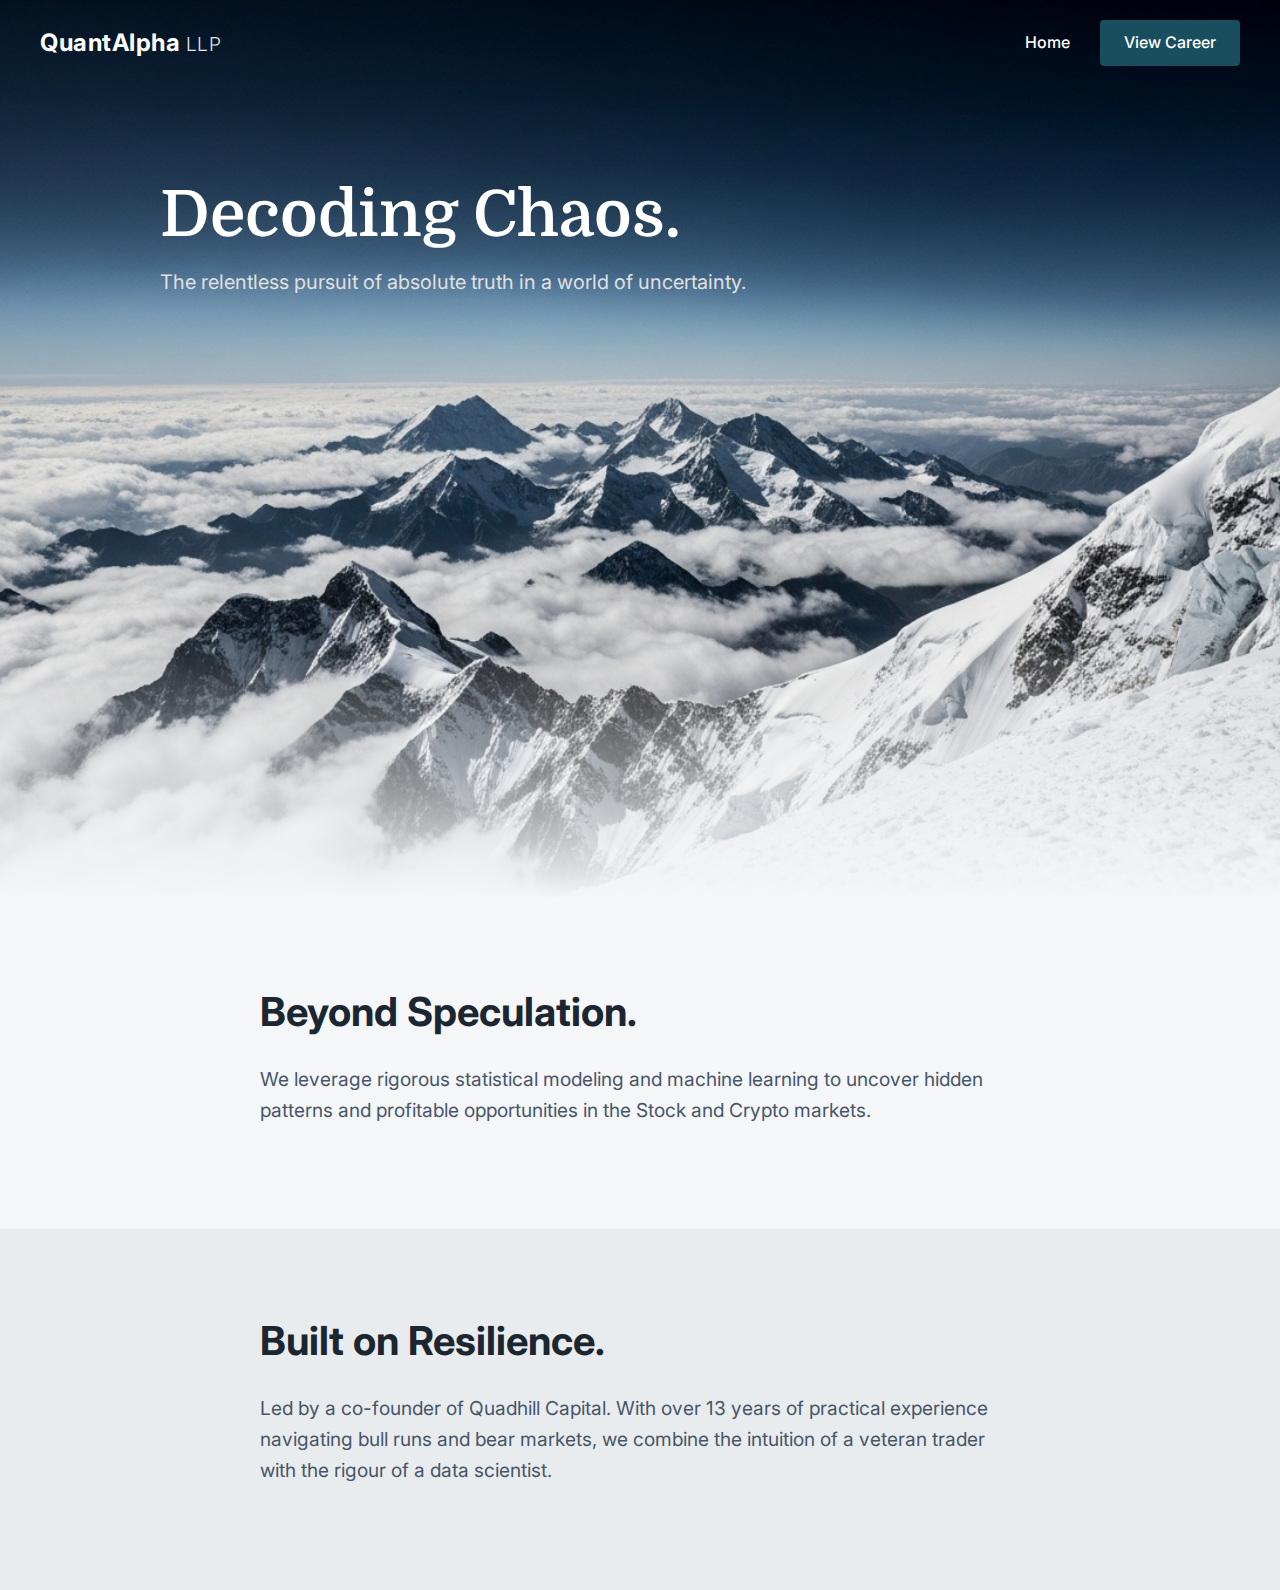
<file: index.html>
<!DOCTYPE html>
<html lang="en">

<head>
    <meta charset="UTF-8">
    <meta name="viewport" content="width=device-width, initial-scale=1.0">
    <title>QuantAlpha LLP | Market Wisdom, Encoded</title>
    <link rel="stylesheet" href="styles.css">
</head>

<body>

    <!-- SECTION A: THE HERO -->
    <header class="hero">
        <div class="hero-background">
            <img src="assets/mountain.jpeg" alt="Mountain Range" class="hero-image">
        </div>
        <div class="hero-fade"></div>

        <!-- HEADER NAVIGATION -->
        <nav class="header-nav">
            <div class="logo">QuantAlpha <span class="logo-suffix">LLP</span></div>

            <!-- The 3-Line Icon (Hidden on Desktop, Visible on Mobile) -->
            <div class="hamburger" id="hamburger-btn">
                <span class="bar"></span>
                <span class="bar"></span>
                <span class="bar"></span>
            </div>

            <!-- The Links -->
            <div class="nav-links" id="nav-menu">
                <a href="index.html" class="nav-text-link">Home</a>
                <a href="careers.html" class="btn-career">View Career</a>
            </div>
        </nav>

        <div class="container hero-content">
            <h1 class="hero-title">Decoding Chaos.</h1>
            <p class="hero-subtitle">The relentless pursuit of absolute truth in a world of uncertainty.</p>
        </div>
    </header>

    <!-- SECTION B: THE FIRM -->
    <section class="firm-section">
        <div class="container firm-content">
            <h2 class="firm-title">Beyond Speculation.</h2>
            <p class="firm-text">
                We leverage rigorous statistical modeling and machine learning to uncover hidden patterns and profitable
                opportunities in the Stock and Crypto markets.
            </p>
        </div>
    </section>

    <!-- SECTION C: THE FOUNDER -->
    <section class="founder-section">
        <!-- CHANGE 1: Use "container firm-content" here so it aligns perfectly left -->
        <div class="container firm-content">
            <!-- CHANGE 2: Use "firm-title" here so the Font and Size are identical -->
            <h2 class="firm-title">Built on Resilience.</h2>
            <p class="firm-text">
                Led by a co-founder of Quadhill Capital. With over 13 years of practical
                experience navigating bull runs and bear markets, we combine the intuition of a veteran trader with the
                rigour of a data scientist.
            </p>
        </div>
    </section>
    <script>
        const hamburger = document.getElementById('hamburger-btn');
        const navMenu = document.getElementById('nav-menu');

        hamburger.addEventListener('click', () => {
            // Toggle the .active class on the hamburger and the menu
            hamburger.classList.toggle('active');
            navMenu.classList.toggle('active');
        });

        // Optional: Close menu when a link is clicked
        document.querySelectorAll('.nav-links a').forEach(n => n.addEventListener('click', () => {
            hamburger.classList.remove('active');
            navMenu.classList.remove('active');
        }));
    </script>
</body>

</html>
</file>
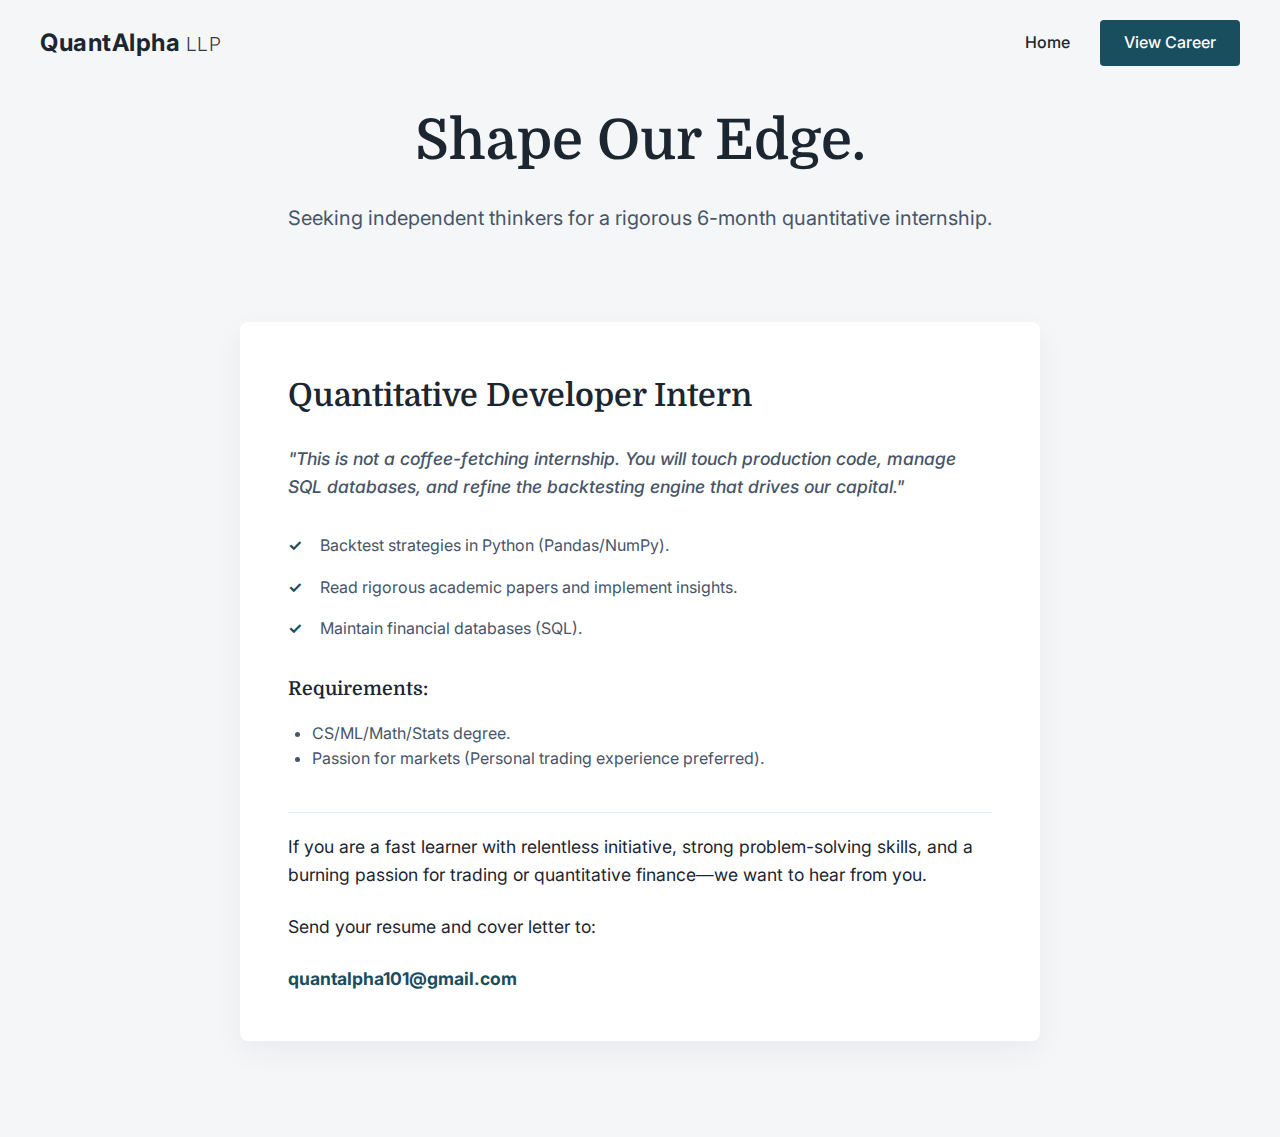
<file: careers.html>
<!DOCTYPE html>
<html lang="en">

<head>
    <meta charset="UTF-8">
    <meta name="viewport" content="width=device-width, initial-scale=1.0">
    <title>Careers | QuantAlpha LLP</title>
    <link rel="stylesheet" href="styles.css">
</head>

<body class="career-page">

    <!-- HEADER NAVIGATION -->
    <nav class="header-nav">
        <div class="logo">QuantAlpha <span class="logo-suffix">LLP</span></div>

        <!-- The 3-Line Icon (Hidden on Desktop, Visible on Mobile) -->
        <div class="hamburger" id="hamburger-btn">
            <span class="bar"></span>
            <span class="bar"></span>
            <span class="bar"></span>
        </div>

        <!-- The Links -->
        <div class="nav-links" id="nav-menu">
            <a href="index.html" class="nav-text-link">Home</a>
            <a href="careers.html" class="btn-career">View Career</a>
        </div>
    </nav>

    <!-- SECTION A: HEADER -->
    <header class="career-header">
        <div class="container">
            <h1 class="career-title">Shape Our Edge.</h1>
            <p class="career-subtitle">Seeking independent thinkers for a rigorous 6-month quantitative internship.</p>
        </div>
    </header>

    <!-- SECTION B: INTERNSHIP CARD -->
    <section class="container">
        <div class="internship-card">
            <h2 class="role-title">Quantitative Developer Intern</h2>
            <p class="role-hook">
                "This is not a coffee-fetching internship. You will touch production code, manage SQL databases, and
                refine the backtesting engine that drives our capital."
            </p>

            <ul class="responsibilities-list">
                <li>Backtest strategies in Python (Pandas/NumPy).</li>
                <li>Read rigorous academic papers and implement insights.</li>
                <li>Maintain financial databases (SQL).</li>
            </ul>

            <div class="requirements-section">
                <h3 class="requirements-title">Requirements:</h3>
                <ul style="list-style-type: disc; padding-left: 1.5rem; margin-bottom: 2rem; color: var(--text-body);">
                    <li>CS/ML/Math/Stats degree.</li>
                    <li>Passion for markets (Personal trading experience preferred).</li>
                </ul>
            </div>

            <!-- THE NEW CLOSING SECTION -->
            <div class="apply-instruction">
                <p>
                    If you are a fast learner with relentless initiative, strong problem-solving skills,
                    and a burning passion for trading or quantitative finance—we want to hear from you.
                </p>

                <p class="send-text">
                    Send your resume and cover letter to:
                </p>

                <a href="mailto:quantalpha101@gmail.com" class="email-link">quantalpha101@gmail.com</a>
            </div>
        </div>
    </section>
    <script>
        const hamburger = document.getElementById('hamburger-btn');
        const navMenu = document.getElementById('nav-menu');

        hamburger.addEventListener('click', () => {
            // Toggle the .active class on the hamburger and the menu
            hamburger.classList.toggle('active');
            navMenu.classList.toggle('active');
        });

        // Optional: Close menu when a link is clicked
        document.querySelectorAll('.nav-links a').forEach(n => n.addEventListener('click', () => {
            hamburger.classList.remove('active');
            navMenu.classList.remove('active');
        }));
    </script>
</body>

</html>
</file>
<file: styles.css>
@import url('https://fonts.googleapis.com/css2?family=Domine:wght@400;600;700&family=Inter:wght@300;400;500;600&display=swap');

:root {
    /* THEME COLORS */
    --bg-main: #F4F6F8;
    /* Platinum */
    --bg-panel: #E8ECEF;
    /* Cool Grey Panel */
    --text-primary: #1B2631;
    /* Deep Navy */
    --text-body: #475569;
    /* Slate Blue */
    --accent-teal: #184E5D;
    /* Deep Teal */
    --font-serif: 'Domine', serif;
    --font-sans: 'Inter', sans-serif;
}

* {
    box-sizing: border-box;
    margin: 0;
    padding: 0;
}

body {
    background-color: var(--bg-main);
    color: var(--text-body);
    font-family: var(--font-sans);
    line-height: 1.6;
    -webkit-font-smoothing: antialiased;
}

h1,
h2,
h3,
h4,
h5,
h6 {
    font-family: var(--font-serif);
    color: var(--text-primary);
    font-weight: 600;
    margin-bottom: 1rem;
}

p {
    margin-bottom: 1.5rem;
}

a {
    text-decoration: none;
    color: inherit;
}

/* UTILITIES */
.container {
    max-width: 1200px;
    margin: 0 auto;
    padding: 0 2rem;
}

/* --- 1. THE NEW HEADER --- */
.header-nav {
    display: flex;
    justify-content: space-between;
    align-items: center;
    padding: 20px 40px;
    position: absolute;
    /* Sits on top of images */
    top: 0;
    width: 100%;
    box-sizing: border-box;
    z-index: 10;
}

.logo {
    font-family: var(--font-sans);
    color: #FFFFFF;
    /* White on Homepage */
    font-size: 1.5rem;
    font-weight: 700;
    letter-spacing: 0.5px;
}

.logo-suffix {
    font-size: 0.8em;
    font-weight: 300;
    opacity: 0.9;
}

.nav-links {
    display: flex;
    align-items: center;
    gap: 30px;
    /* Space between Home and Button */
}

/* The "Home" Link */
.nav-text-link {
    text-decoration: none;
    font-family: var(--font-sans);
    font-weight: 500;
    color: #FFFFFF;
    /* White on Homepage */
    cursor: pointer;
}

/* The "View Career" Button */
.btn-career {
    background-color: var(--accent-teal);
    color: #FFFFFF;
    padding: 10px 24px;
    border-radius: 4px;
    text-decoration: none;
    font-weight: 500;
    transition: background 0.3s;
}

.btn-career:hover {
    background-color: #123C48;
}

/* HERO SECTION */
.hero {
    position: relative;
    height: 100vh;
    min-height: 600px;
    width: 100%;
    overflow: hidden;
    display: flex;
    align-items: flex-start;
}

.hero-background {
    position: absolute;
    top: 0;
    left: 0;
    width: 100%;
    height: 100%;
    z-index: 0;
}

.hero-image {
    width: 100%;
    height: 100%;
    object-fit: cover;
}

.hero-fade {
    position: absolute;
    bottom: 0;
    left: 0;
    width: 100%;
    height: 30%;
    background: linear-gradient(to bottom, transparent, var(--bg-main));
    z-index: 2;
    pointer-events: none;
}

.hero-content {
    position: relative;
    z-index: 3;
    color: white;
    max-width: 800px;
    padding-top: 20vh;
    text-align: left;
    margin-left: 10%;
}

.hero-title {
    font-size: 4rem;
    color: #FFFFFF;
    margin-bottom: 1rem;
    line-height: 1.1;
}

.hero-subtitle {
    font-family: var(--font-sans);
    color: #E0E0E0;
    font-size: 1.25rem;
    margin-bottom: 2rem;
    max-width: 600px;
}

/* FIRM SECTION */
.firm-section {
    padding: 6rem 0;
    background-color: var(--bg-main);
}

/* Shared Container Styles - Ensures both text blocks line up vertically */
.firm-content {
    max-width: 800px;
    /* Or whatever width you prefer */
    margin: 0 auto;
    /* Keeps the block centered in the screen */
    text-align: left;
    /* FORCE LEFT ALIGNMENT */
    padding: 0 20px;
    /* Safety padding for mobile */
}

/* Shared Title Styles - Ensures fonts are identical */
.firm-title {
    font-family: var(--font-primary);
    /* Deep Navy */
    font-size: 2.5rem;
    /* Adjust to your preference */
    font-weight: 700;
    margin-bottom: 20px;
    color: var(--text-primary);
}

/* SECTION B BACKGROUND (Platinum) */
.firm-section {
    background-color: var(--bg-main);
    /* #F4F6F8 */
    padding: 80px 0;
}

/* SECTION C BACKGROUND (Grey Panel) */
.founder-section {
    background-color: var(--bg-panel);
    /* #E8ECEF */
    padding: 80px 0;
    /* REMOVED: text-align: center; */
}

/* SECTION B BACKGROUND (Platinum) */
.firm-section {
    background-color: var(--bg-main);
    /* #F4F6F8 */
    padding: 80px 0;
}

/* SECTION C BACKGROUND (Grey Panel) */
.founder-section {
    background-color: var(--bg-panel);
    /* #E8ECEF */
    padding: 80px 0;
    /* REMOVED: text-align: center; */
}

.firm-text {
    font-size: 1.2rem;
    color: var(--text-body);
}

/* --- 2. FOUNDER SECTION (Text Only) --- */
.founder-section {
    background-color: var(--bg-panel);
    /* Cool Grey Panel */
    padding: 80px 20px;
    text-align: center;
    /* Center the text */
}

.founder-content {
    max-width: 800px;
    margin: 0 auto;
}

.founder-title {
    font-size: 2rem;
    margin-bottom: 1.5rem;
}

/* CAREER PAGE */
.career-header {
    padding: 6rem 0 4rem;
    text-align: center;
}

.career-title {
    font-size: 3.5rem;
    margin-bottom: 1rem;
}

.career-subtitle {
    font-size: 1.25rem;
    color: var(--text-body);
}

.internship-card {
    background-color: #FFFFFF;
    border-radius: 8px;
    box-shadow: 0 10px 30px rgba(15, 23, 42, 0.05);
    padding: 3rem;
    max-width: 800px;
    margin: 0 auto 6rem;
}

.role-title {
    font-size: 2rem;
    margin-bottom: 1.5rem;
    color: var(--text-primary);
}

.role-hook {
    font-size: 1.1rem;
    font-weight: 500;
    margin-bottom: 2rem;
    font-style: italic;
}

.responsibilities-list {
    list-style: none;
    margin-bottom: 2rem;
}

.responsibilities-list li {
    margin-bottom: 1rem;
    padding-left: 2rem;
    position: relative;
}

.responsibilities-list li::before {
    content: "✓";
    color: var(--accent-teal);
    position: absolute;
    left: 0;
    font-weight: bold;
}

.requirements-section {
    margin-bottom: 2rem;
}

.requirements-title {
    font-size: 1.2rem;
    margin-bottom: 1rem;
}

/* --- 3. CAREER EMAIL LINK --- */
.apply-instruction {
    margin-top: 40px;
    padding-top: 20px;
    border-top: 1px solid #E2E8F0;
    /* Thin separator line */
    font-family: var(--font-sans);
    font-size: 1.1em;
    color: var(--text-primary);
}

.email-link {
    color: var(--accent-teal);
    font-weight: 700;
    text-decoration: none;
}

.email-link:hover {
    text-decoration: underline;
}

/* --- 4. PAGE SPECIFIC OVERRIDES --- */
/* Use this class for the Career Page body so the header text is dark */
.career-page .header-nav .logo,
.career-page .header-nav .nav-text-link {
    color: var(--text-primary);
    /* Dark text on light background */
}

/* Responsive */
@media (max-width: 768px) {
    .hero-title {
        font-size: 2.5rem;
    }

    .hero-content {
        margin-left: 2rem;
        padding-top: 15vh;
    }
}

/* --- HAMBURGER MENU STYLES --- */

/* 1. Default Style (Desktop): Hide the hamburger */
.hamburger {
    display: none;
    cursor: pointer;
}

.bar {
    display: block;
    width: 25px;
    height: 3px;
    margin: 5px auto;
    -webkit-transition: all 0.3s ease-in-out;
    transition: all 0.3s ease-in-out;
    /* Default bar color (White for Homepage) */
    background-color: #FFFFFF;
}

/* 2. Mobile Styles (Only triggers on screens smaller than 768px) */
@media (max-width: 768px) {

    .hero-title {
        font-size: 2.5rem;
    }

    .hero-content {
        margin-left: 2rem;
        padding-top: 15vh;
    }

    /* Show the Hamburger */
    .hamburger {
        display: block;
        z-index: 20;
    }

    /* Hide the default row of links and prepare the dropdown */
    .nav-links {
        position: fixed;
        left: -100%;
        top: 0;
        flex-direction: column;
        background-color: var(--text-primary);
        /* Deep Navy Background */
        width: 100%;
        height: 100vh;
        justify-content: center;
        align-items: center;
        text-align: center;
        transition: 0.3s;
        gap: 40px;
        z-index: 15;
    }

    .nav-links.active {
        left: 0;
    }

    /* Adjust Link Styles for Mobile */
    .nav-text-link {
        font-size: 1.5rem;
        color: #FFFFFF;
        margin-bottom: 20px;
    }

    /* --- THE FIX IS HERE --- */
    /* This forces the "Home" link to be WHITE on mobile, 
       even if we are on the Career Page */
    .career-page .header-nav .nav-text-link {
        color: #FFFFFF !important;
    }

    /* Make the button look good on mobile */
    .btn-career {
        display: block;
        width: 80%;
        /* Wider button for phone */
        text-align: center;
    }

    /* Animation for Hamburger */
    .hamburger.active .bar:nth-child(2) {
        opacity: 0;
    }

    .hamburger.active .bar:nth-child(1) {
        transform: translateY(8px) rotate(45deg);
    }

    .hamburger.active .bar:nth-child(3) {
        transform: translateY(-8px) rotate(-45deg);
    }
}

/* 3. Page Specific Color Override */
/* On the Career Page (White Background), the hamburger bars need to be dark */
.career-page .bar {
    background-color: var(--text-primary);
}

/* But when the menu opens (Navy background), turn bars back to white so we can see them */
.career-page .hamburger.active .bar {
    background-color: #FFFFFF;
}
</file>
